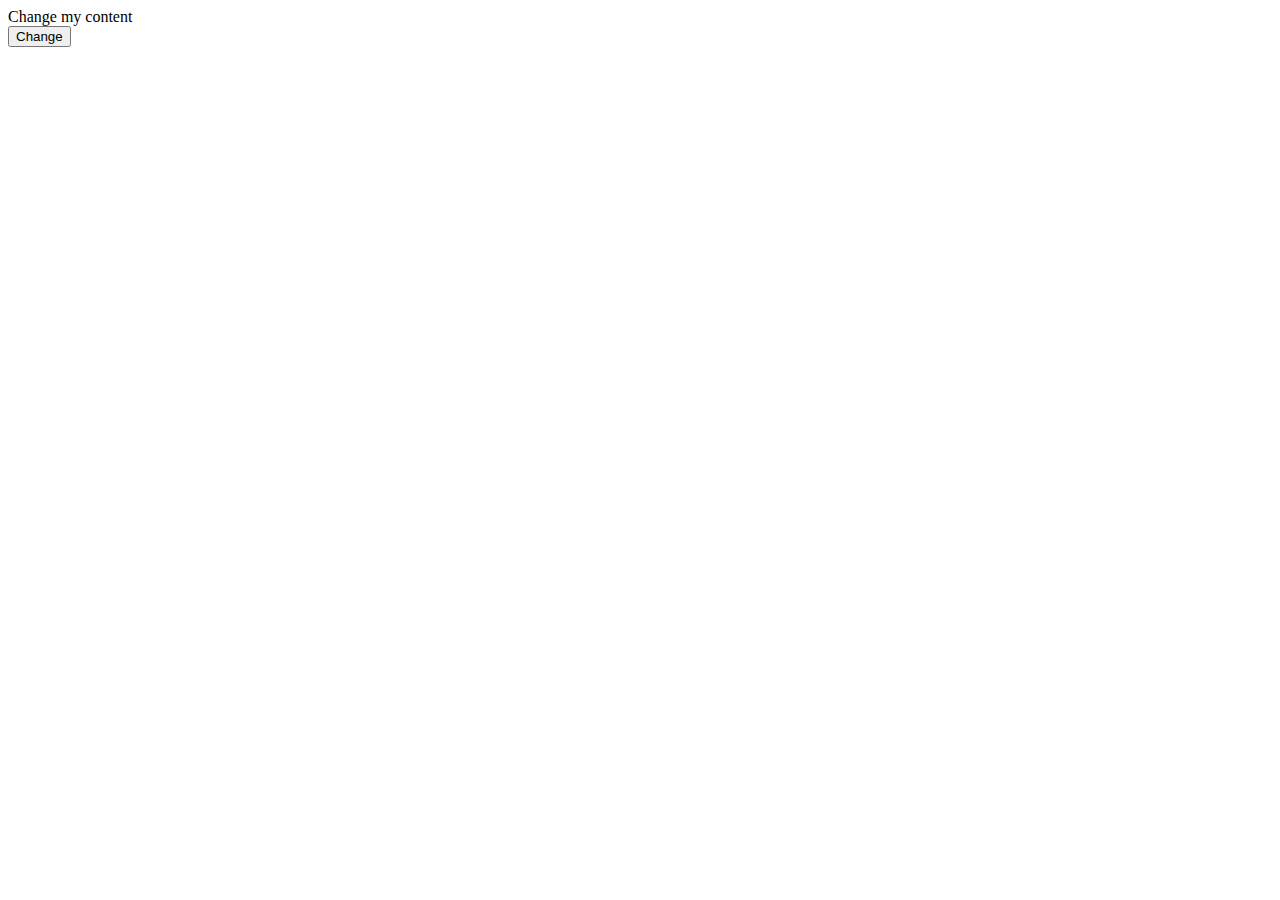
<file: buoi1/index.html>
<!DOCTYPE html>
<html lang="en">
<head>
  <meta charset="UTF-8">
  <meta name="viewport" content="width=device-width, initial-scale=1.0">
  <title>Document</title>
  <link rel="stylesheet" href="./style.css">
</head>
<body>
  <!-- <h1>This is h1</h1>
  <h2>This is h2</h2>
  <h3>This is h3</h3>
  <h4>This is h4</h4>
  <h5>This is h5</h5>
  <h6>This is h6</h6>
  <p>
    Lorem ipsum dolor sit amet, consectetur adipiscing elit. Mauris sodales sem eu neque blandit malesuada. Morbi at sapien id diam hendrerit condimentum ac ut nunc. Donec pharetra semper nisi a mattis. Nunc a scelerisque libero. Quisque auctor diam non consequat molestie. Pellentesque consequat velit odio, non sodales justo pellentesque sed. Nam venenatis justo quis neque sodales posuere. Class aptent taciti sociosqu ad litora torquent per conubia nostra, per inceptos himenaeos. Curabitur sollicitudin lectus vel leo bibendum, a imperdiet neque molestie. Vestibulum tincidunt lacus magna, non sodales turpis aliquam vel. Quisque id est ut metus rutrum vestibulum eu ut dolor. Sed faucibus lacinia scelerisque. Sed nunc urna, condimentum sed maximus sit amet, mattis suscipit tortor. Curabitur tempus ornare ex, ut tincidunt massa venenatis ut. Mauris dapibus erat quis scelerisque dictum.
  </p>
  <p class="text-red">
    This is second paragraph
  </p>
  <div class="text-red" id="my-paragrapth">
    This is third paragraph
    <p class="text-gray">this is child</p>
    <div>
      <p class="text-gray">this is child</p>
    </div>
  </div>  
  <p class="text-gray">
    This is fo paragraph
  </p>
  <a href="https://translate.google.com/?hl=vi" target="_blank">Go to google translate</a>
  <img src="https://image.shutterstock.com/image-photo/white-transparent-leaf-on-mirror-260nw-577160911.jpg" alt="abc">
  <ul>
    <li>1</li>
    <li>2</li>
    <li>3</li>
    <li>4</li>
  </ul>
  <div>
    <div class="first-child"></div>
    <div class="second-child"></div>
  </div> -->
  <div class="change-html-content">
    Change my content
  </div>
  <button id="my-button">Change</button>
  <script src="./app.js"></script>
</body>
</html>
</file>
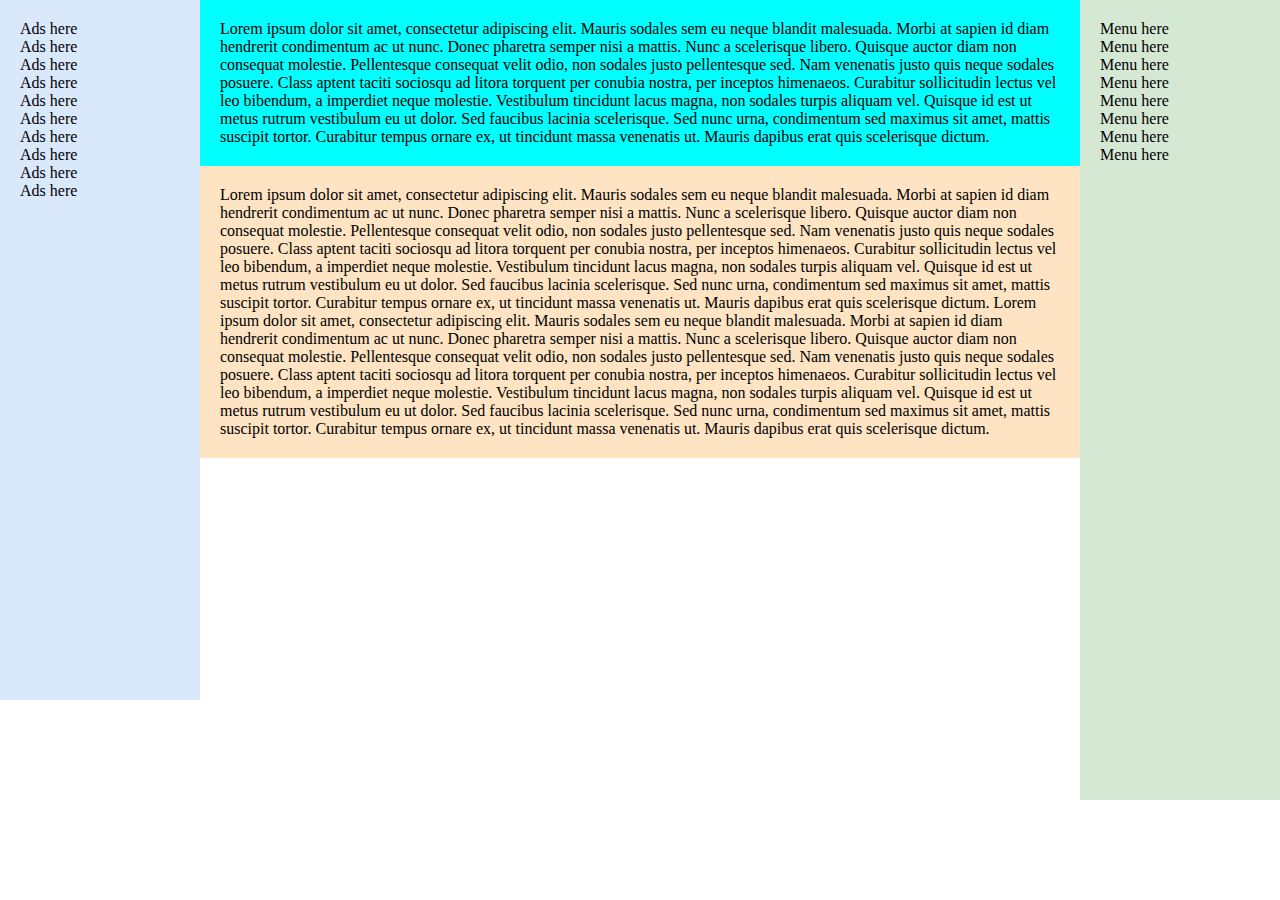
<file: buoi1/index2.html>
<!DOCTYPE html>
<html lang="en">
<head>
  <meta charset="UTF-8">
  <meta name="viewport" content="width=device-width, initial-scale=1.0">
  <title>Document</title>
  <link rel="stylesheet" href="./style2.css">
</head>
<body>
  <div class="container">
    <div class="child1">
      <p>Ads here</p>
      <p>Ads here</p>
      <p>Ads here</p>
      <p>Ads here</p>
      <p>Ads here</p>
      <p>Ads here</p>
      <p>Ads here</p>
      <p>Ads here</p>
      <p>Ads here</p>
      <p>Ads here</p>
    </div>
    <div class="child2">
      <div class="bg-color-1">
        Lorem ipsum dolor sit amet, consectetur adipiscing elit. Mauris sodales sem eu neque blandit malesuada. Morbi at sapien id diam hendrerit condimentum ac ut nunc. Donec pharetra semper nisi a mattis. Nunc a scelerisque libero. Quisque auctor diam non consequat molestie. Pellentesque consequat velit odio, non sodales justo pellentesque sed. Nam venenatis justo quis neque sodales posuere. Class aptent taciti sociosqu ad litora torquent per conubia nostra, per inceptos himenaeos. Curabitur sollicitudin lectus vel leo bibendum, a imperdiet neque molestie. Vestibulum tincidunt lacus magna, non sodales turpis aliquam vel. Quisque id est ut metus rutrum vestibulum eu ut dolor. Sed faucibus lacinia scelerisque. Sed nunc urna, condimentum sed maximus sit amet, mattis suscipit tortor. Curabitur tempus ornare ex, ut tincidunt massa venenatis ut. Mauris dapibus erat quis scelerisque dictum.
      </div>
      <div class="bg-color-2">
        Lorem ipsum dolor sit amet, consectetur adipiscing elit. Mauris sodales sem eu neque blandit malesuada. Morbi at sapien id diam hendrerit condimentum ac ut nunc. Donec pharetra semper nisi a mattis. Nunc a scelerisque libero. Quisque auctor diam non consequat molestie. Pellentesque consequat velit odio, non sodales justo pellentesque sed. Nam venenatis justo quis neque sodales posuere. Class aptent taciti sociosqu ad litora torquent per conubia nostra, per inceptos himenaeos. Curabitur sollicitudin lectus vel leo bibendum, a imperdiet neque molestie. Vestibulum tincidunt lacus magna, non sodales turpis aliquam vel. Quisque id est ut metus rutrum vestibulum eu ut dolor. Sed faucibus lacinia scelerisque. Sed nunc urna, condimentum sed maximus sit amet, mattis suscipit tortor. Curabitur tempus ornare ex, ut tincidunt massa venenatis ut. Mauris dapibus erat quis scelerisque dictum.
        Lorem ipsum dolor sit amet, consectetur adipiscing elit. Mauris sodales sem eu neque blandit malesuada. Morbi at sapien id diam hendrerit condimentum ac ut nunc. Donec pharetra semper nisi a mattis. Nunc a scelerisque libero. Quisque auctor diam non consequat molestie. Pellentesque consequat velit odio, non sodales justo pellentesque sed. Nam venenatis justo quis neque sodales posuere. Class aptent taciti sociosqu ad litora torquent per conubia nostra, per inceptos himenaeos. Curabitur sollicitudin lectus vel leo bibendum, a imperdiet neque molestie. Vestibulum tincidunt lacus magna, non sodales turpis aliquam vel. Quisque id est ut metus rutrum vestibulum eu ut dolor. Sed faucibus lacinia scelerisque. Sed nunc urna, condimentum sed maximus sit amet, mattis suscipit tortor. Curabitur tempus ornare ex, ut tincidunt massa venenatis ut. Mauris dapibus erat quis scelerisque dictum.
      </div>
    </div>
    <div class="child3">
      <p>Menu here</p>
      <p>Menu here</p>
      <p>Menu here</p>
      <p>Menu here</p>
      <p>Menu here</p>
      <p>Menu here</p>
      <p>Menu here</p>
      <p>Menu here</p>
    </div>
  </div>
</body>
</html>
</file>
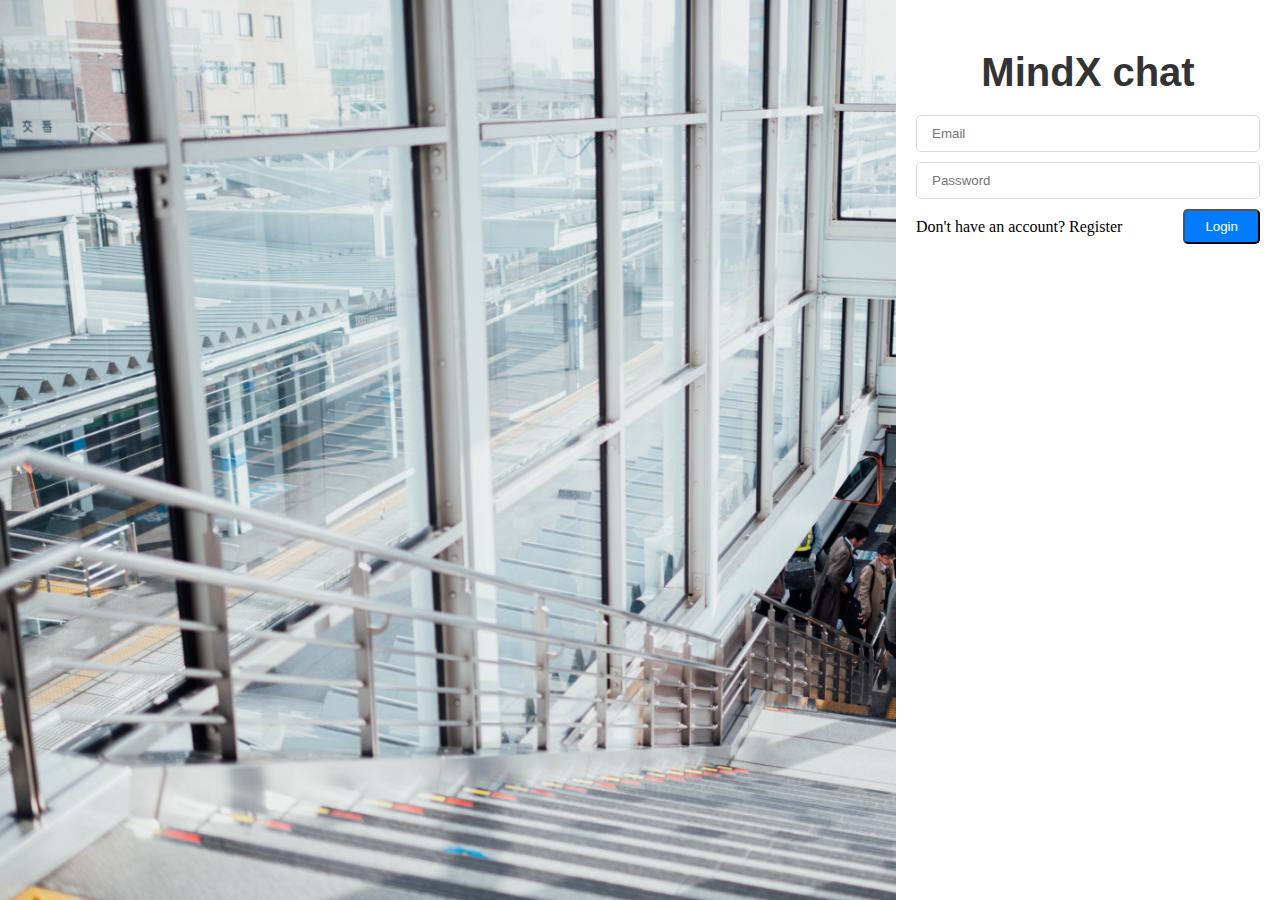
<file: Chat-app/html/temp.html>
<!DOCTYPE html>
<html lang="en">
<head>
  <meta charset="UTF-8">
  <meta name="viewport" content="width=device-width, initial-scale=1.0">
  <title>Document</title>
  <link rel="stylesheet" href="../css/style.css">
  <link rel="stylesheet" href="../css/login.css">
</head>
<body>
  <div class="login-container">
    <div class="aside-right">
      <div class="header">
        <h3>MindX chat</h3>
      </div>
      <form id="login-form">
        <div class="input-wrapper">
          <input type="text" 
            placeholder="Email" 
            name="email">
          <div class="error" id="email-error"></div>
        </div>
        <div class="input-wrapper">
          <input type="password" 
            placeholder="Password" 
            name="password">
          <div class="error" 
            id="password-error"></div>
        </div>
        <div class="form-action">
          <span class="cursor-pointer" id="redirect-to-register">
            Don't have an account? Register
          </span>
          <button class="btn" type="submit">
            Login
          </button>
        </div>
      </form>
    </div>
    </div>
</body>
</html>
</file>
<file: buoi1/style.css>
p{
  color: blue;
}
.text-red{
  color: red;
  border: 1px solid #dbdbdb;
  border-radius: 10px;
}
#my-paragrapth{
  font-size: 20px;
}
.text-red>.text-gray{
  font-size: 30px;
}
img:hover{
  cursor: pointer;
}
.first-child, .second-child{
  width: 50px;
  height: 50px;
  background-color: gray;
}
.size-30px{
  font-size: 30px;
}
</file>
<file: buoi1/style2.css>
*{
  margin: 0;
  padding: 0;
  box-sizing: border-box;
}
.container{
  display: flex;
}
.child1{
  background: #DAE8FC;
  height: 700px;
  padding: 20px;
  width: 200px;
}
.child2{
  flex-basis: 0;
  flex-grow: 1;
}
.child2 div{
  padding: 20px;
}
.bg-color-1{
  background-color: aqua;
}
.bg-color-2{
  background-color: bisque;
}
.child3{
  padding: 20px;
  background-color: #D5E8D4;
  height: 800px;
  width: 200px;
}
</file>
<file: Chat-app/css/style.css>
*{
  padding: 0;
  margin: 0;
  box-sizing: border-box;
}
.input-wrapper input{
  border: 1px solid #dbdbdb;
  padding: 10px 15px;
  border-radius: 5px;
  width: 100%;
  outline: none;
}
.input-wrapper{
  margin-bottom: 10px;
}
.btn{
  padding: 8px 20px;
  color: #ffffff;
  background: #037BFE;
  border-radius: 5px;
  cursor: pointer;
}
.error{
  color: #FF0000;
}
.cursor-pointer{
  cursor: pointer;
}
</file>
<file: Chat-app/css/login.css>
.login-container{
  background: url(../images/login-background.jpg);
  height: 100vh;
  background-size: cover;
  display: flex;
  justify-content: flex-end;
}
.login-container .aside-right {
  height: 100vh;
  background-color: #fff;
  width: 30%;
}
.login-container .aside-right .header h3{
  font-size: 40px;
  font-family: Arial, Helvetica, sans-serif;
  color: #333;
  text-align: center;
  margin-top: 50px;
}
#login-form {
  padding: 20px;
}
.login-container 
.aside-right 
.form-action{
  display: flex;
  justify-content: space-between;
  align-items: center;
}
</file>
